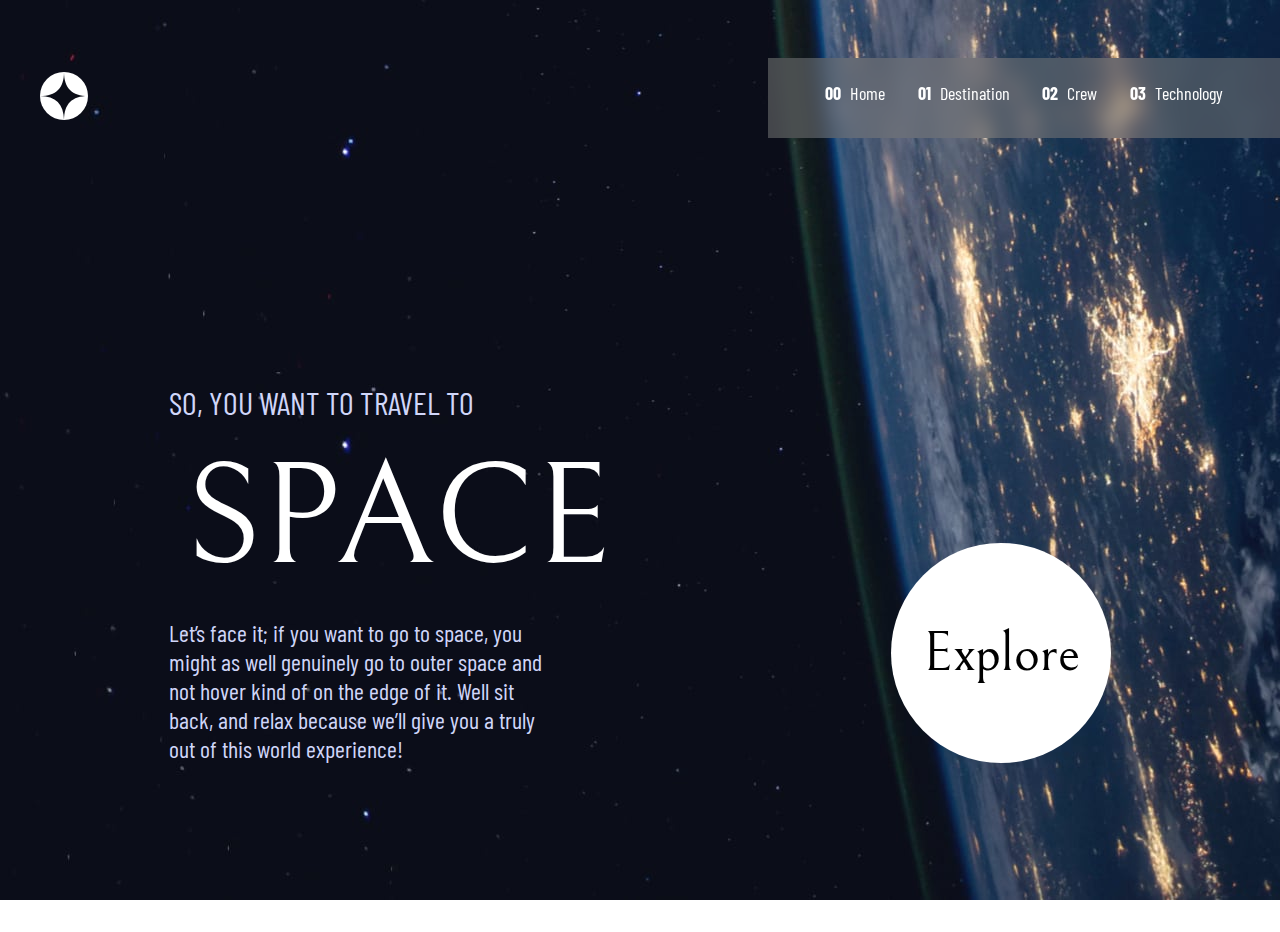
<file: starter-code/index.html>
<!DOCTYPE html>
<html lang="en">

<head>
  <meta charset="UTF-8" />
  <meta name="viewport" content="width=device-width, initial-scale=1.0" />

  <link rel="icon" type="image/png" sizes="32x32" href="./assets/favicon-32x32.png" />

  <title>Frontend Mentor | Space tourism website</title>
  <link rel="stylesheet" href="./styles/main.css" />
</head>

<body>
  <nav>
    <div class="logo">
      <div><img src="./assets/shared/logo.svg" alt=""></div>
    </div>
    <div class="navigate">
      <a href="./index.html"><b>00</b>Home</a><a href="./destination.html"><b>01</b>Destination</a>
      <a href="./crew.html"><b>02</b>Crew</a><a href="./technology.html"><b>03</b>Technology</a>
    </div>
   <div class="burger"><img src="./assets/shared/icon-hamburger.svg" alt=""></div>
  </nav>

  <div class="box">
    <div class="content">
      <div class="large">So, you want to travel to</div>
      <div class="space">Space</div>
      <div class="info">Let’s face it; if you want to go to space,
        you might as well genuinely go to outer space and not hover kind of on the
        edge of it. Well sit back, and relax because we’ll give you a truly out of
        this world experience!</div>
    </div>
    <div class="outercircle">
      <div class="bcircle"><span>Explore</span></div>
    </div>
  </div>
  <div class="navigator" ><img class="close" src="../starter-code/assets/shared/icon-close.svg" alt="">
    <div class="cnavigate"><a href="./index.html"><b>00</b>Home</a><a href="./destination.html"><b>01</b>Destination</a>
      <a href="./crew.html"><b>02</b>Crew</a><a href="./technology.html"><b>03</b>Technology</a>
    </div></div>
  <script src="index.js"></script>
</body>

</html>
</file>
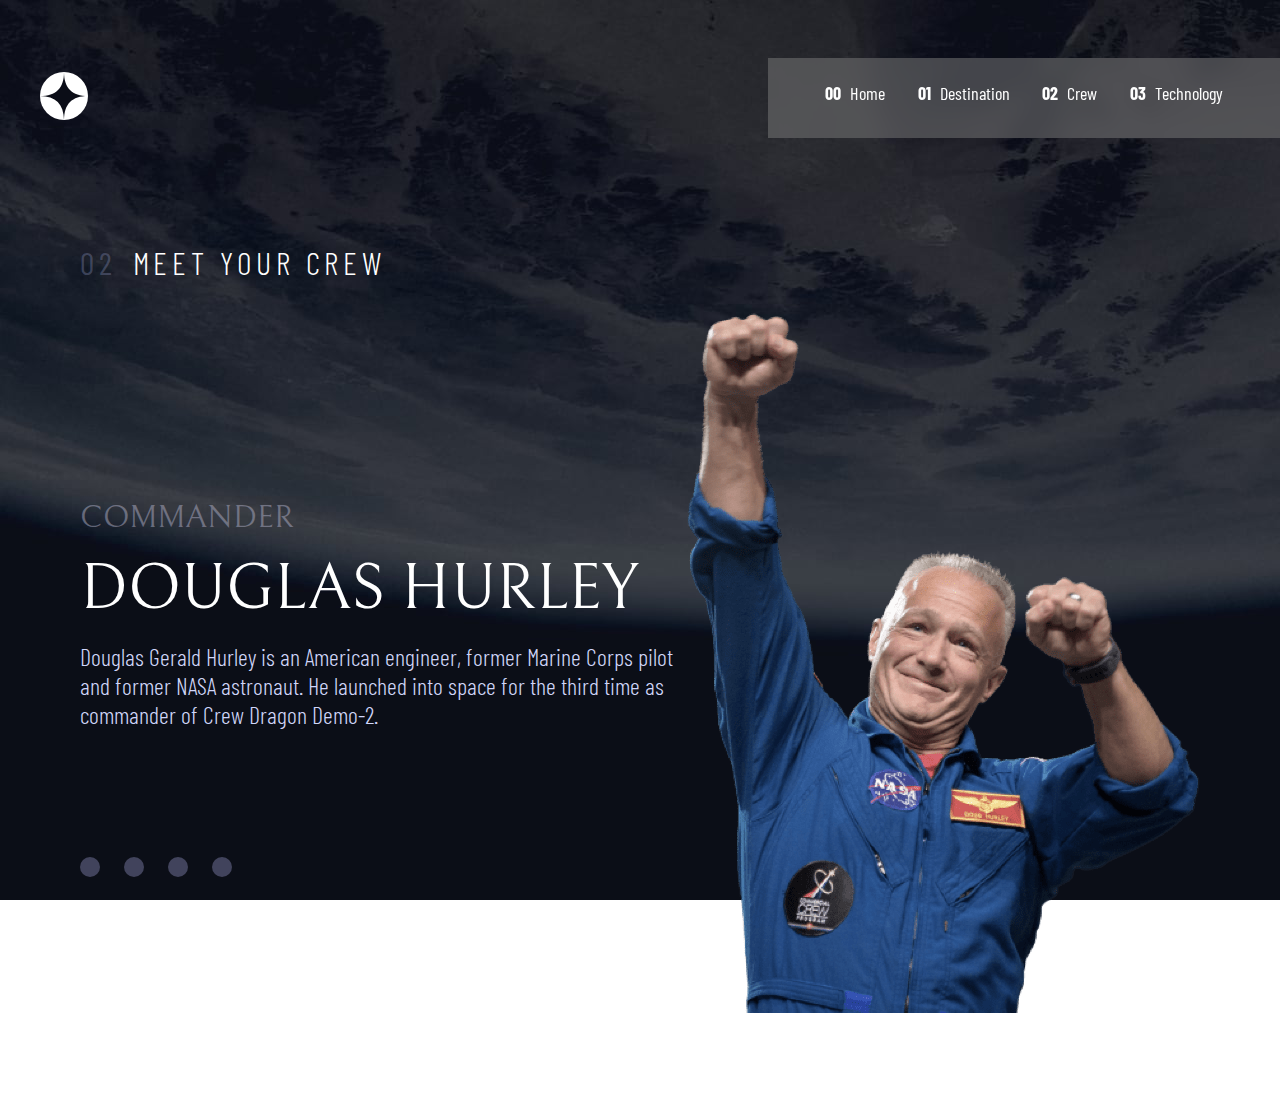
<file: starter-code/crew.html>
<!DOCTYPE html>
<html lang="en">

<head>
  <meta charset="UTF-8">
  <meta name="viewport" content="width=device-width, initial-scale=1.0">

  <link rel="icon" type="image/png" sizes="32x32" href="./assets/favicon-32x32.png">

  <title>Frontend Mentor | Space tourism website</title>
  <link rel="stylesheet" href="./styles/crew.css">
</head>

<body>
  <nav>
    <div class="logo">
      <div ><img src="./assets/shared/logo.svg" alt=""></div>
    </div>
    <div class="navigate">
      <a href="./index.html"><b>00</b>Home</a><a href="./destination.html"><b>01</b>Destination</a>
      <a href="./crew.html"><b>02</b>Crew</a><a href="./technology.html"><b>03</b>Technology</a>
    </div>
    <div class="burger"><img src="./assets/shared/icon-hamburger.svg" alt=""></div>
  </nav>
  <div class="container">
    <div class="one"><b>02</b>Meet Your crew</div>
    <div class="info">
      <div class="box">
      <div class="about">
         <span class="post">Commander</span>
        <span class="name"> Douglas Hurley</span>
        <div class="bio"> Douglas Gerald Hurley is an American engineer, former Marine Corps pilot
          and former NASA astronaut. He launched into space for the third time as
          commander of Crew Dragon Demo-2.</div>
        </div>
        
          <div class="dotes">
            <span class="dot dot1"></span>
            <span class="dot dot2"></span>
            <span class="dot dot3"></span>
            <span class="dot dot4"></span>
          </div>
          </div>
        <div class="img"><img src="./assets/crew/image-douglas-hurley.png" alt=""></div>
     </div>
    </div>
  </div>
  <div class="navigator"><img src="./assets/shared/icon-close.svg" alt="">
  <div class="cnavigate"> <a href="./index.html"><b>00</b>Home</a><a href="./destination.html"><b>01</b>Destination</a>
      <a href="./crew.html"><b>02</b>Crew</a><a href="./technology.html"><b>03</b>Technology</a>
    </div></div>
<script src="crew.js"></script>
</body>

</html>
</file>
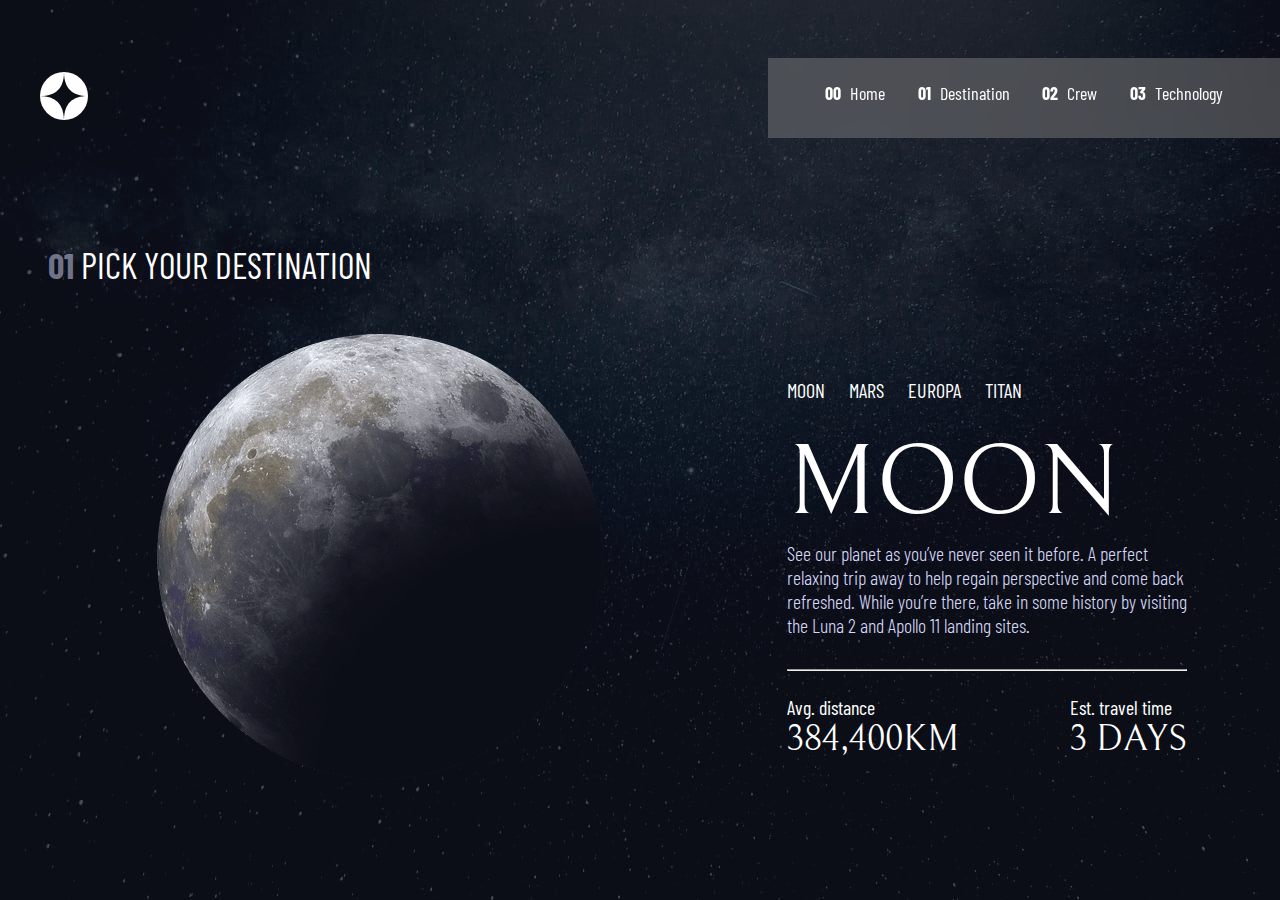
<file: starter-code/destination.html>
<!DOCTYPE html>
<html lang="en">

<head>
  <meta charset="UTF-8">
  <meta name="viewport" content="width=device-width, initial-scale=1.0">

  <link rel="icon" type="image/png" sizes="32x32" href="./assets/favicon-32x32.png">

  <title>Frontend Mentor | Space tourism website</title>
  <link rel="stylesheet" href="./styles/destination.css">
</head>

<body>
  <nav>
    <div class="logo">
      <div ><img src="./assets/shared/logo.svg" alt=""></div>
     
    </div>
    <div class="navigate">
      <a href="./index.html"><b>00</b>Home</a><a href="./destination.html"><b>01</b>Destination</a>
      <a href="./crew.html"><b>02</b>Crew</a><a href="./technology.html"><b>03</b>Technology</a>
    </div>
    <div class="burger"><img src="./assets/shared/icon-hamburger.svg" alt=""></div>
  </nav>

  <div class="destsec">
    <div class="one"><b>01</b><span> Pick your destination</span></div>
    <div class="destinations">
      <img src="./assets/destination/image-moon.png" alt="moon" class="destination">
      <div class="box">
        <div class="options">
          <span class="moon">Moon</span>
          <span class="mars">Mars</span>
          <span class="europa">Europa</span>
          <span class="titan">Titan</span>
        </div>
        <div class="info">
          <span class="option">Moon</span>
          <div class="about"> See our planet as you’ve never seen it before. A perfect relaxing trip away to help
            regain perspective and come back refreshed. While you’re there, take in some history
            by visiting the Luna 2 and Apollo 11 landing sites.
          </div>
          <hr>
          <div class="statistics">
            <div class="distance">
              <p>Avg. distance</p><span>384,400km</span>
            </div>
            <div class="estimatedtime"><p>Est. travel time</p><span>3 days</span></div>
          </div>
        </div>
      </div>
    </div>
  </div>
  <div class="navigator" ><img class="close" src="../starter-code/assets/shared/icon-close.svg" alt="">
  <div class="cnavigate"><a href="./index.html"><b>00</b>Home</a><a href="./destination.html"><b>01</b>Destination</a>
    <a href="./crew.html"><b>02</b>Crew</a><a href="./technology.html"><b>03</b>Technology</a>
  </div></div>
<script src="destination.js"></script>
</body>

</html>
</file>
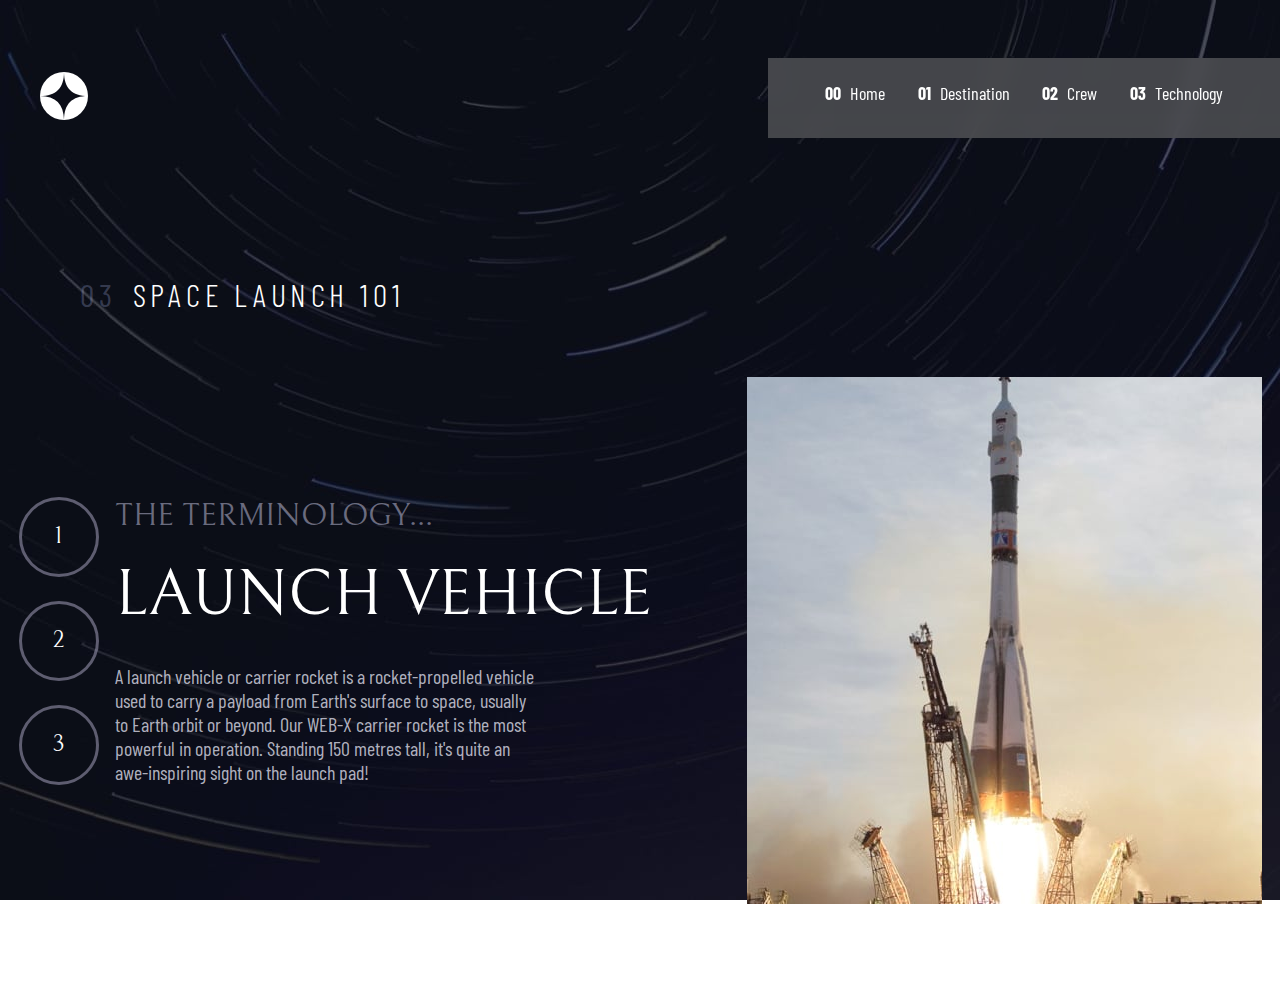
<file: starter-code/technology.html>
<!DOCTYPE html>
<html lang="en">

<head>
  <meta charset="UTF-8">
  <meta name="viewport" content="width=device-width, initial-scale=1.0">

  <link rel="icon" type="image/png" sizes="32x32" href="./assets/favicon-32x32.png">

  <title>Frontend Mentor | Space tourism website</title>
  <link rel="stylesheet" href="./styles/technology.css">
</head>

<body>
  <nav>
    <div class="logo">
      <div ><img src="./assets/shared/logo.svg" alt=""></div>
    </div>
    <div class="navigate">
      <a href="./index.html"><b>00</b>Home</a><a href="./destination.html"><b>01</b>Destination</a>
      <a href="./crew.html"><b>02</b>Crew</a><a href="./technology.html"><b>03</b>Technology</a>
    </div>
    <div class="burger"><img src="./assets/shared/icon-hamburger.svg" alt=""></div>
  </nav>
  <div class="container">
    <div class="one"><b>03</b>space launch 101</div>
    <div class="box">
      <div class="modification">
      <div class="count">
        <div class="circle c1"><span>1</span></div>
        <div class="circle c2"><span>2</span></div>
        <div class="circle c3"><span>3</span></div>
      </div>
      <div class="content">
        <span class="terminology">The terminology...</span>
      <span class="name">launch vehicle</span>
    <div class="info"> A launch vehicle or carrier rocket is a rocket-propelled vehicle used to carry a 
      payload from Earth's surface to space, usually to Earth orbit or beyond. Our 
      WEB-X carrier rocket is the most powerful in operation. Standing 150 metres tall, 
      it's quite an awe-inspiring sight on the launch pad!</div></div>
      </div>
      <img src="./assets/technology/image-launch-vehicle-portrait.jpg" alt="vehicle">
    </div>
  </div>
  <div class="navigator" ><img class="close" src="./assets/shared/icon-close.svg" alt="">
    <div class="cnavigate"><a href="./index.html"><b>00</b>Home</a><a href="./destination.html"><b>01</b>Destination</a>
      <a href="./crew.html"><b>02</b>Crew</a><a href="./technology.html"><b>03</b>Technology</a>
    </div></div>
 <script src="technology.js"></script> 
</body>
</html>
</file>
<file: starter-code/styles/main.css>
@import url("https://fonts.googleapis.com/css2?family=Barlow+Condensed:ital,wght@0,100;0,200;0,300;0,400;0,500;0,600;0,700;0,800;0,900;1,100;1,200;1,300;1,400;1,500;1,600;1,700;1,800;1,900&family=Bellefair&display=swap");
* {
  padding: 0;
  margin: 0;
  box-sizing: border-box;
}
body {
  background-image: url(../assets/home/background-home-desktop.jpg);
  background-repeat: no-repeat;
  background-size: cover;
  color: white;
  background-attachment: fixed;
  font-family: "Barlow condensed";
  height: 100vh;
}

nav {
  display: flex;
  justify-content: space-between;
  margin: 2rem auto;
  align-items: center;
}

.logo {
  padding: 0.5rem;
  margin: 2rem;
  display: flex;
}


.navigate {
  width: 40%;
  padding: 0 1.5rem;
  background: rgba(120, 120, 120, 0.521);
  backdrop-filter: blur(10px);
  display: flex;
  justify-content: space-evenly;
}
.navigate a {
    text-decoration: none;
    color: white;
    padding: 1.5rem 0;
    font-size: 18px;
    height: 80px;
  }
  a:hover {
    border-bottom: solid white;
  }
.navigate > a > b {
  margin-right: 0.55rem;
}
.box {
  display: flex;
  align-items: flex-end;
  justify-content: space-around;
  height: 40%;
  margin-top: 15rem;
}
.content {
  display: flex;
  flex-direction: column;
  align-items: flex-start;
  justify-content: space-evenly;
  width: 30%;
}
.large {
  font-size: 32px;
  color: #d0d6f9;
  text-transform: uppercase;
}
.space {
  font: 144px "Bellefair";
  text-transform: uppercase;
  margin: 1rem;
}
.bcircle {
  color: black;
  background: white;
  font: 56px "Bellefair";
  border-radius: 50%;
  width: 220px;
  height: 220px;
  display: flex;
  align-items: center;
  justify-content: center;
  cursor: pointer;
}
.bcircle:hover {
  border: 2rem solid white;
}
.info {
  font-size: 24px;
  color: #d0d6f9;
}
.burger{
  display: none;
}
.navigator{display: none;}
@media screen and (min-width:768px )and (max-width:1200px) {
  body{
    background-image: url(../assets/home/background-home-tablet.jpg);
   }
   .navigate{
    width: 80%;
   }
  .box{
    flex-direction: column;
    align-items: center;
    justify-content: center;
    gap: 4rem;
  }
  .content{
    align-items: center;
    justify-content: center;
    width: 50%;
  }
  .info{
    text-align: center;
  }
}

@media screen and (max-width:767px){
  body{
    background-image: url(../assets/home/background-home-mobile.jpg);
    height: 100%;
  }
  nav{
    width: 100%;
    margin-right: 1rem;
  }
  .navigate{
    display: none;
  }

.box{
  flex-direction: column;
  align-items: center;
  justify-content: center;
  gap: 10rem;
}
.content{
  align-items: center;
  justify-content: center;
  width: 80%;
}
.info{
  text-align: center;
}
  .burger{
    display: block;
    margin-right: 1rem;
  }
  .large{
    font-size: 20px;
  }
  .space{
    font-size: 60px;
  }
  .info{
    font-size: 16px;
  }
  .bcircle{
    width: 150px;
    height: 150px;
  }
  .bcircle>span{
   font-size: 36px;
  }
  .outercircle{
    padding-bottom:3rem ;
  }
  .cnavigate{
    display: flex;
    flex-direction: column;
    align-items: flex-start;
    justify-content: center;
    width: 100%;
    background-color: transparent;
    gap: 1.5rem;
  }
  .cnavigate>a{
  color: white;
  text-decoration: none;
  }
  .cnavigate>a:hover{
    border-right: solid white 2px;
    border-bottom: none;
  }
 /* Sidebar Styles */
.navigator {
  position: fixed;
  top: 0;
  right: 0; 
  height: 100%;
  width: 60%;
  background-color: #00000082;
  backdrop-filter: blur(10px);
  display: flex;
  flex-direction: column;
  align-items: flex-end;
  gap: 2rem;
  padding: 2rem 1rem;
  transform: translateX(100%);
  transition: transform 0.3s ease;} 

/* When open, slide the sidebar in */
.open{
  transform: translateX(0); 
}

}
</file>
<file: starter-code/styles/crew.css>
@import url("https://fonts.googleapis.com/css2?family=Barlow+Condensed:ital,wght@0,100;0,200;0,300;0,400;0,500;0,600;0,700;0,800;0,900;1,100;1,200;1,300;1,400;1,500;1,600;1,700;1,800;1,900&family=Bellefair&display=swap");
* {
  padding: 0;
  margin: 0;
  box-sizing: border-box;
}
body {
  background-image: url(../assets/crew/background-crew-desktop.jpg);
  background-repeat: no-repeat;
  background-size: cover;
  color: white;
  background-attachment: fixed;
  font-family: "Barlow condensed";
}

nav {
  display: flex;
  justify-content: space-between;
  margin: 2rem auto;
  align-items: center;
}

.logo {
  padding: 0.5rem;
  margin: 2rem;
  display: flex;
}

.circle {
  width: 50px;
  height: 50px;
  background: white;
  border-radius: 50%;
}
.navigate {
  width: 40%;
  padding: 0 1.5rem;
  background: rgba(120, 120, 120, 0.521);
  backdrop-filter: blur(10px);
  display: flex;
  justify-content: space-evenly;
}
.navigate a {
    text-decoration: none;
    color: white;
    padding: 1.5rem 0;
    font-size: 18px;
    height: 80px;
  }
  a:hover {
    border-bottom: solid white;
  }
.navigate > a > b {
  margin-right: 0.55rem;
}
.container{
  display: flex;
  flex-direction: column;
  align-items:flex-start;
  justify-content: space-evenly;
  height: 100%;
  margin: 5rem;
}
.info{
  display: flex;
  align-items: center;
  justify-content: space-between;
  width: 100%;
}
.one{
  font-weight: 300;
  font-size:  32px ;
  text-transform: uppercase;
  letter-spacing: .3rem;
  margin-bottom: 2rem;
}
.one>b{
 padding-right: 1rem;
  color: rgba(159, 169, 218, 0.292);
}
.box{
  display: flex;
  flex-direction: column;
  justify-content: space-between;
}
.about{
  margin-top: 2rem;
  display: flex;
  flex-direction: column;
  width: 600px;
}
.post{
  font: 400 32px "Bellefair";
  text-transform: uppercase;
  color: rgba(173, 173, 196, 0.51);
}
.name{
  font: 400 64px "Bellefair";
   margin: 1rem 0;
   text-transform: uppercase;
}
.bio{
  font-weight: 300 ;
  font-size: 24px;
  color: #d0d6f9;
}
.img{
  content: "";
  border-bottom: 15px solid transparent;
  border-radius: 15px; /* Optional: rounded corners */
  z-index: -1; 
}
.dotes{
  display: flex;
  gap: 1.5rem;
  width: 30%;
  margin-top:8rem;
}
.dot{
  width: 20px;
  height: 20px;
  border-radius: 50%;
  background: rgba(150, 150, 199, 0.392);
  cursor: pointer;
}
.dot:hover{
  background: white;;
  transition: all 0.2s;
}
.navigator{
  display: none;
}
@media screen and (min-width:768px) and (max-width:1200px){
   body{
    background-image: url(../assets/crew/background-crew-tablet.jpg);
   }
   .navigate{
    width: 80%;
   }
   .post{
    font-size: 28px;
   }
   .name{
    font-size: 54px;
   }
   .info{
    flex-direction: column;
    align-items: center;
    justify-content: center;
    gap: 1.5rem;
   }
   .about{
    align-items: center;
    justify-content: center;
    width: 100%;
   }
   .bio{
    text-align: center;
   }
   .dotes{
    width: 100%;
    justify-content: center;
   }
}
.burger{
  display: none;
}

@media screen and (max-width:767px){
  body{
    background-image: url(../assets/crew/background-crew-mobile.jpg);
    height: 100%;
    width: 100%;
  }
  nav{
    width: 100%;
    margin-right: 1rem;
  }
  .navigate{
    display: none;
  }
  .burger{
    display: block;
    margin-right: 1rem;
  }
  .container{
    align-items: center;
    margin: 1rem;
  }
  .one{
    font-size:24px;
  }
  .post{
    font-size: 24px;
   }
   .name{
    font-size: 31px;
   }
   .info{
    flex-direction: column;
    align-items: center;
    justify-content: center;
    gap: 1.5rem;
   }
   .about{
    align-items: center;
    justify-content: center;
    width: 100%;
   }
   .bio{
    text-align: center;
    font-size: 16px;
   }
   .dotes{
    width: 100%;
    justify-content: center;
   }
   .img>img{
    width: 250px;
   }

   .cnavigate{
    display: flex;
    flex-direction: column;
    align-items: flex-start;
    justify-content: center;
    width: 100%;
    background-color: transparent;
    gap: 1.5rem;
  }
  .cnavigate>a{
  color: white;
  text-decoration: none;
  }
  .cnavigate>a:hover{
    border-right: solid white 2px;
    border-bottom: none;
  }
 /* Sidebar Styles */
.navigator {
  position: fixed;
  top: 0;
  right: 0; 
  height: 100%;
  width: 60%;
  background-color: #00000082;
  backdrop-filter: blur(10px);
  display: flex;
  flex-direction: column;
  align-items: flex-end;
  gap: 2rem;
  padding: 2rem 1rem;
  transform: translateX(100%);
  transition: transform 0.3s ease;} 

/* When open, slide the sidebar in */
.open{
  transform: translateX(0); 
}



}
</file>
<file: starter-code/styles/destination.css>
@import url("https://fonts.googleapis.com/css2?family=Barlow+Condensed:ital,wght@0,100;0,200;0,300;0,400;0,500;0,600;0,700;0,800;0,900;1,100;1,200;1,300;1,400;1,500;1,600;1,700;1,800;1,900&family=Bellefair&display=swap");
* {
  padding: 0;
  margin: 0;
  box-sizing: border-box;
}
body {
  background-image: url(../assets/destination/background-destination-desktop.jpg);
  background-repeat: no-repeat;
  background-size: cover;
  color: white;
  background-attachment: fixed;
  font-family: "Barlow condensed";
  transition: opacity 0.5s ease-in;
}

nav {
  display: flex;
  justify-content: space-between;
  margin: 2rem auto;
  align-items: center;
}

.logo {
  padding: 0.5rem;
  margin: 2rem;
  display: flex;
}

.circle {
  width: 50px;
  height: 50px;
  background: white;
  border-radius: 50%;
}
.navigate {
  width: 40%;
  padding: 0 1.5rem;
  background: rgba(120, 120, 120, 0.521);
  backdrop-filter: blur(10px);
  display: flex;
  justify-content: space-evenly;
}
.navigate a {
    text-decoration: none;
    color: white;
    padding: 1.5rem 0;
    font-size: 18px;
    height: 80px;
  }
  a:hover {
    border-bottom: solid white;
  }
.navigate > a > b {
  margin-right: 0.55rem;
}

.destsec{
    display: flex;
    flex-direction: column;
    align-items: flex-start;
    justify-content: center;
    padding: 2rem;
}
.one{
    font-size: 36px;
    text-transform: uppercase;
    margin: 1rem;
}
.one>b{
color: #d6d9f983;
}
.destinations{
    display: flex;
    align-items: center;
    justify-content: space-around;
    margin: 2rem;
    width: 100%;
}
.box{
display: flex;
flex-direction: column;
align-items: flex-start;
justify-content: center;
width: 400px;
}
.options{
    display: flex;
    width: 100%;
    align-items: center;
    gap: 1.5rem;
    font-size: 20px;
    margin: 1.5rem 0;
}
.options{
    height: 1.5rem;
}
.options>span{
cursor:pointer;
text-transform: uppercase;
}
.options>span:hover{
 border-bottom: solid white;
}
.info>span{
    font: 100px "Bellefair";
    margin: 2rem  0;
    text-transform: uppercase;
}
.statistics{
    display: flex;
    align-items: center;
    justify-content: space-between;
    margin-top: 1.5rem;
}
.distance>span{
    font: 36px "Bellefair";
   text-transform: uppercase;
   margin-top: 1rem;
}
.estimatedtime>span{
    font: 36px "Bellefair";
    text-transform: uppercase;
    margin-top: 1rem;
}
.about{
    font-weight: 300;
    font-size:  20px;
    color: #D6D9F9;
    margin-bottom: 2rem;
}

p{
    font-size: 20px;
}
.burger{
  display: none;
}
@media  screen and (min-width:768px)and (max-width:1200px) {
  body{
    background-image: url(../assets/destination/background-destination-tablet.jpg);
   }
   .navigate{
    width: 80%;
   }
  .destinations{
    flex-direction: column;
    align-items: center;
  }
  .box{
    align-items: center;
  }
  .info{
    display: flex;
    flex-direction: column;
    align-items: center;
  }
  .options{
    width: 88%;
    justify-content: space-around;
  }
  .about{
    text-align: center;
  }
  hr{
    width: 100%;
  }
  .statistics{
    width: 100%;
  }
  .distance{
    display: flex;
    flex-direction: column;
    align-items: center;
    justify-content: center;
  }
  .estimatedtime{
    display: flex;
    flex-direction: column;
    align-items: center;
    justify-content: center;
  }
}
.navigator{
  display: none;
}

@media screen and (max-width:767px){
  body{
    background-image: url(../assets/destination/background-destination-mobile.jpg);
    height: 100%;
  }
  nav{
    width: 100%;
    margin-right: 1rem;
  }
  .navigate{
    display: none;
  }
  .burger{
    display: block;
    margin-right: 1rem;
  }
  .destsec{
    align-items: center;
  }
  .one{
    font-size: 28px;
  }
  .destinations{
    flex-direction: column;
    align-items: center;
  }
  .destinations>img{
    width: 200px;
  }
  .box{
    align-items: center;
    width: 85%;
  }
  .info{
    display: flex;
    flex-direction: column;
    align-items: center;
  }
  .options{
    justify-content: space-around;
  }
  .info>.option{
    font-size: 60px;
  }
  .about{
    text-align: center;
  }
  hr{
    width: 100%;
  }
  .statistics{
    width: 100%;
    flex-direction: column;
    align-items: center;
    gap: 2rem;
  }
  .distance{
    display: flex;
    flex-direction: column;
    align-items: center;
    justify-content: center;
  }
  .estimatedtime{
    display: flex;
    flex-direction: column;
    align-items: center;
    justify-content: center;
  }

  .cnavigate{
    display: flex;
    flex-direction: column;
    align-items: flex-start;
    justify-content: center;
    width: 100%;
    background-color: transparent;
    gap: 1.5rem;
  }
  .cnavigate>a{
  color: white;
  text-decoration: none;
  }
  .cnavigate>a:hover{
    border-right: solid white 2px;
    border-bottom: none;
  }
 /* Sidebar Styles */
.navigator {
  position: fixed;
  top: 0;
  right: 0; 
  height: 100%;
  width: 60%;
  background-color: #00000082;
  backdrop-filter: blur(10px);
  display: flex;
  flex-direction: column;
  align-items: flex-end;
  gap: 2rem;
  padding: 2rem 1rem;
  transform: translateX(100%);
  transition: transform 0.3s ease;} 

/* When open, slide the sidebar in */
.open{
  transform: translateX(0); 
}


}
</file>
<file: starter-code/styles/technology.css>
@import url("https://fonts.googleapis.com/css2?family=Barlow+Condensed:ital,wght@0,100;0,200;0,300;0,400;0,500;0,600;0,700;0,800;0,900;1,100;1,200;1,300;1,400;1,500;1,600;1,700;1,800;1,900&family=Bellefair&display=swap");
* {
  padding: 0;
  margin: 0;
  box-sizing: border-box;
}
body {
  background-image: url(../assets/technology/background-technology-desktop.jpg);
  background-repeat: no-repeat;
  background-size: cover;
  color: white;
  background-attachment: fixed;
  font-family: "Barlow condensed";
}

nav {
  display: flex;
  justify-content: space-between;
  margin: 2rem auto;
  align-items: center;
}

.logo {
  padding: 0.5rem;
  margin: 2rem;
  display: flex;
}

.circle {
  width: 50px;
  height: 50px;
  background: white;
  border-radius: 50%;
}
.navigate {
  width: 40%;
  padding: 0 1.5rem;
  background: rgba(120, 120, 120, 0.521);
  backdrop-filter: blur(10px);
  display: flex;
  justify-content: space-evenly;
}
.navigate a {
    text-decoration: none;
    color: white;
    padding: 1.5rem 0;
    font-size: 18px;
    height: 80px;
  }
  a:hover {
    border-bottom: solid white;
    /* transition: body 0.5s ease-in; */
  }
.navigate > a > b {
  margin-right: 0.55rem;
}

.container{
    display: flex;
    flex-direction: column;
    gap: 2rem;
  padding: 5rem;
}
.one{
    font-weight: 300;
    font-size:  32px ;
    text-transform: uppercase;
    letter-spacing: .3rem;
    margin-bottom: 2rem;
  }
  .one>b{
   padding-right: 1rem;
    color: rgba(159, 169, 218, 0.292);
  }
.box{
    display: flex;
    align-items: center;
    justify-content: center;
    gap: 2rem;
  
}
.modification{
  display: flex;
  justify-content: center;
  gap: 1rem;
}
.count{
    display: flex;
    flex-direction: column;
    gap: 1.5rem;
    align-items: center;
    font-size: 24px;
}
.circle{
    width: 80px;
    height: 80px;
    border-radius: 50%;
    font-family: "Bellefair";
    background: transparent;
    border:solid rgba(142, 139, 163, 0.634) ;
    text-align: center; 
    cursor: pointer;
}
.circle:hover{
  border-color: white;
  transition: border 0.4s;
}
.circle>span{
    position: relative;
    top: 30%;
    transform: translate(-50%,-50%);
}
.content{
    display: flex;
    flex-direction: column;
    justify-content: center;
    width: 600px;
}
.info{
    font-size: 20px;
    font-weight: 400;
    width: 70%;
    color: rgba(205, 205, 219, 0.866);
    
}
.terminology{
    font: 100 32px "Bellefair";
    text-transform: uppercase;
    color: rgba(181, 181, 207, 0.562);
    margin-bottom: 1.5rem;
}
.name{
    font: 100 64px "Bellefair";
    text-transform: uppercase;
    margin-bottom: 2rem;
}
.navigator{
  display: none;
}
@media screen and (min-width:768px)and (max-width:1100px) {
  body{
    background-image: url(../assets/technology/background-technology-tablet.jpg);
  }
 
   .navigate{
    width: 80%;
   }
  .box{
    flex-wrap: wrap-reverse;
  }
  .count{
    flex-direction: row;
    margin:  0 2rem;
  }
  .modification{
    flex-direction: column;
    align-items: center;
    justify-content: center;
  }
  .content{
    align-items: center;
    margin-top:1rem ;
  }
  .info{
    width: 100%;
    text-align: center;

  }

}
.burger{
  display: none;
}
@media screen and (max-width:767px){
  body{
    background-image: url(../assets/technology/background-technology-mobile.jpg);
    height: 100%;
    width: 100%;
  }
  nav{
    width: 100%;
    margin-right: 1rem;
  }
  .navigate{
    display: none;
  }
  .burger{
    display: block;
    margin-right: 1rem;
  }
  .one{
    font-size: 24px;
  }
  .container{
    width: 100%;
    padding: 0;
    align-items: center;
    margin-bottom: 3rem;
  }
  .box{
    flex-wrap: wrap-reverse;
    width: 100%;
  }
  .terminology{
    font-size: 24px;
  }
  .name{
    font-size: 33px;
  }
  .count{
    flex-direction: row;
    margin:  0 2rem;
  }
  .modification{
    flex-direction: column;
    align-items: center;
    justify-content: center;
  }
  .content{
    align-items: center;
    margin-top:1rem ;
    width: 90%;
  }
  .info{
    width: 100%;
    text-align: center;

  }

  .cnavigate{
    display: flex;
    flex-direction: column;
    align-items: flex-start;
    justify-content: center;
    width: 100%;
    background-color: transparent;
    gap: 1.5rem;
  }
  .cnavigate>a{
  color: white;
  text-decoration: none;
  width: 100%;
  }
  .cnavigate>a:hover{
    border-right: solid white 2px;
    border-bottom: none;
  }
 /* Sidebar Styles */
.navigator {
  position: fixed;
  top: 0;
  right: 0; 
  height: 100%;
  width: 60%;
  background-color: #00000082;
  backdrop-filter: blur(10px);
  display: flex;
  flex-direction: column;
  align-items: flex-end;
  gap: 2rem;
  padding: 2rem 1rem;
  transform: translateX(100%);
  transition: transform 0.3s ease;} 

/* When open, slide the sidebar in */
.open{
  transform: translateX(0); 
}

}
</file>
